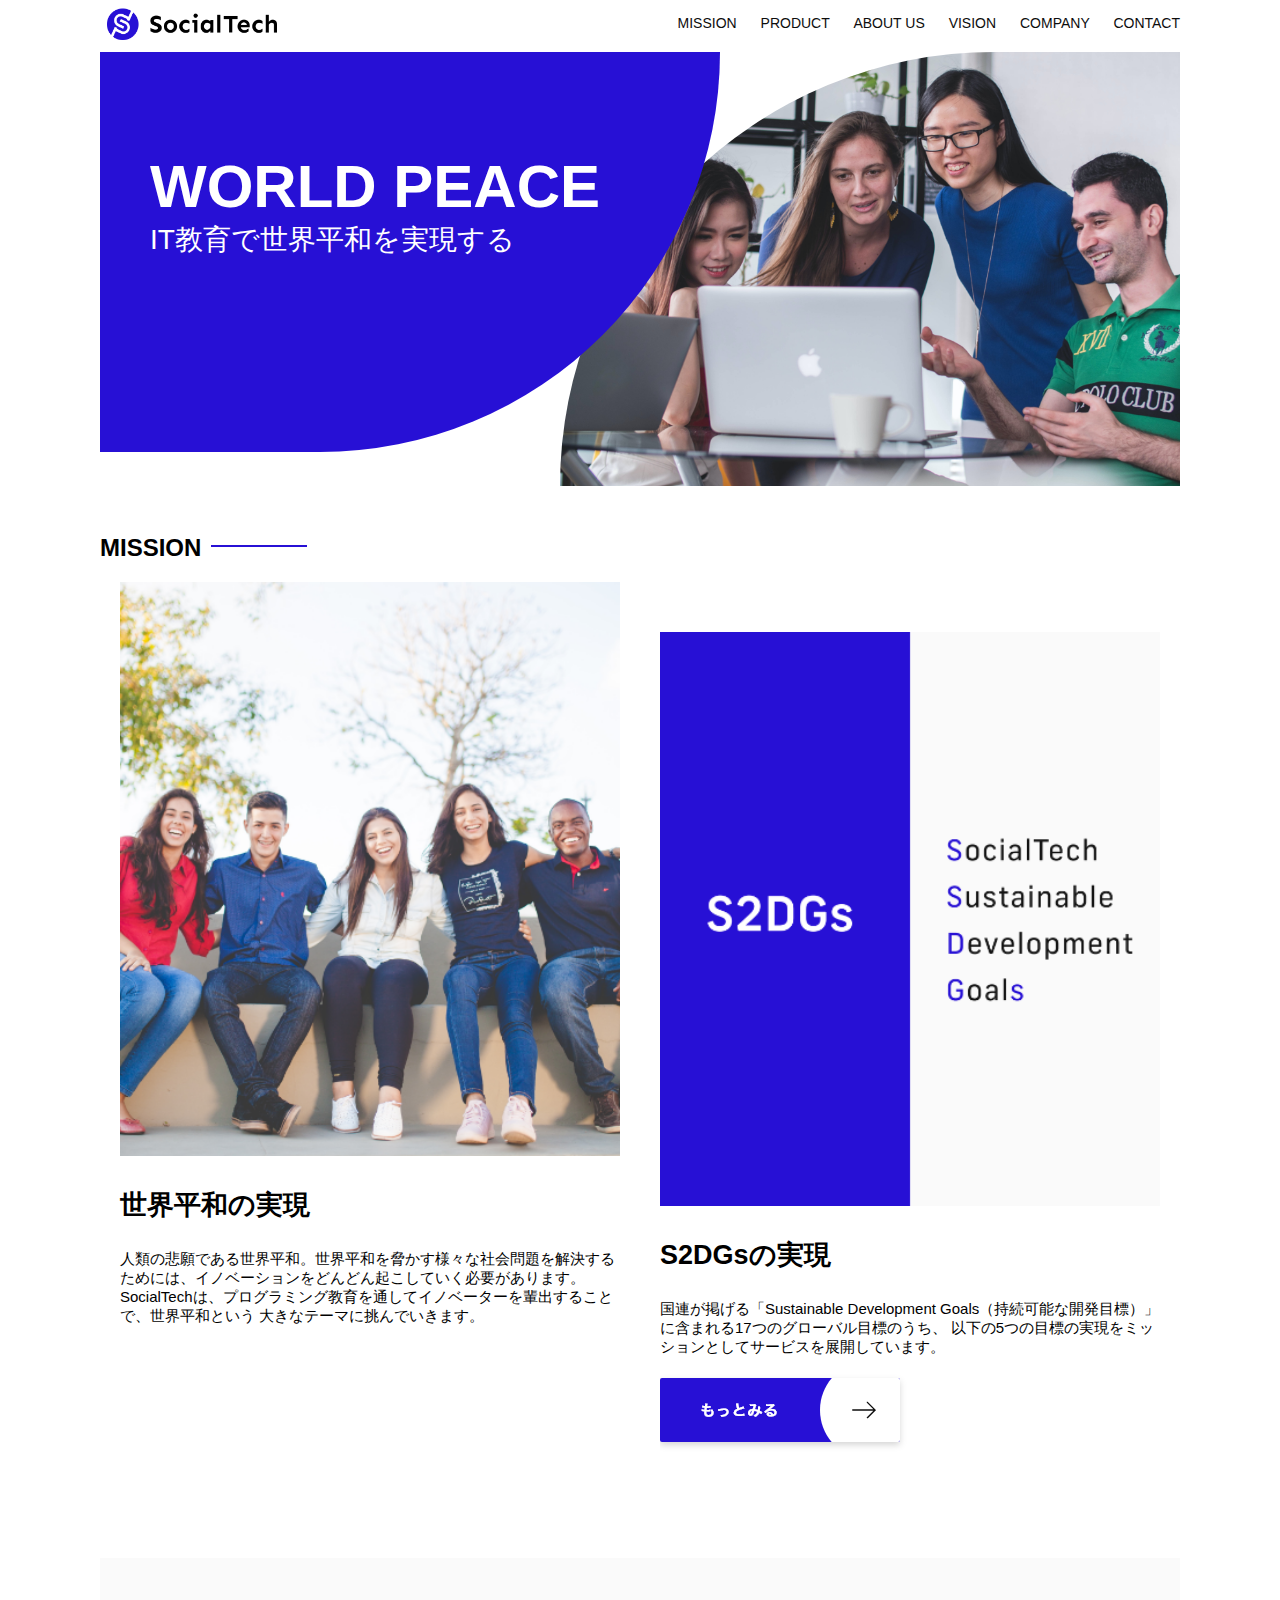
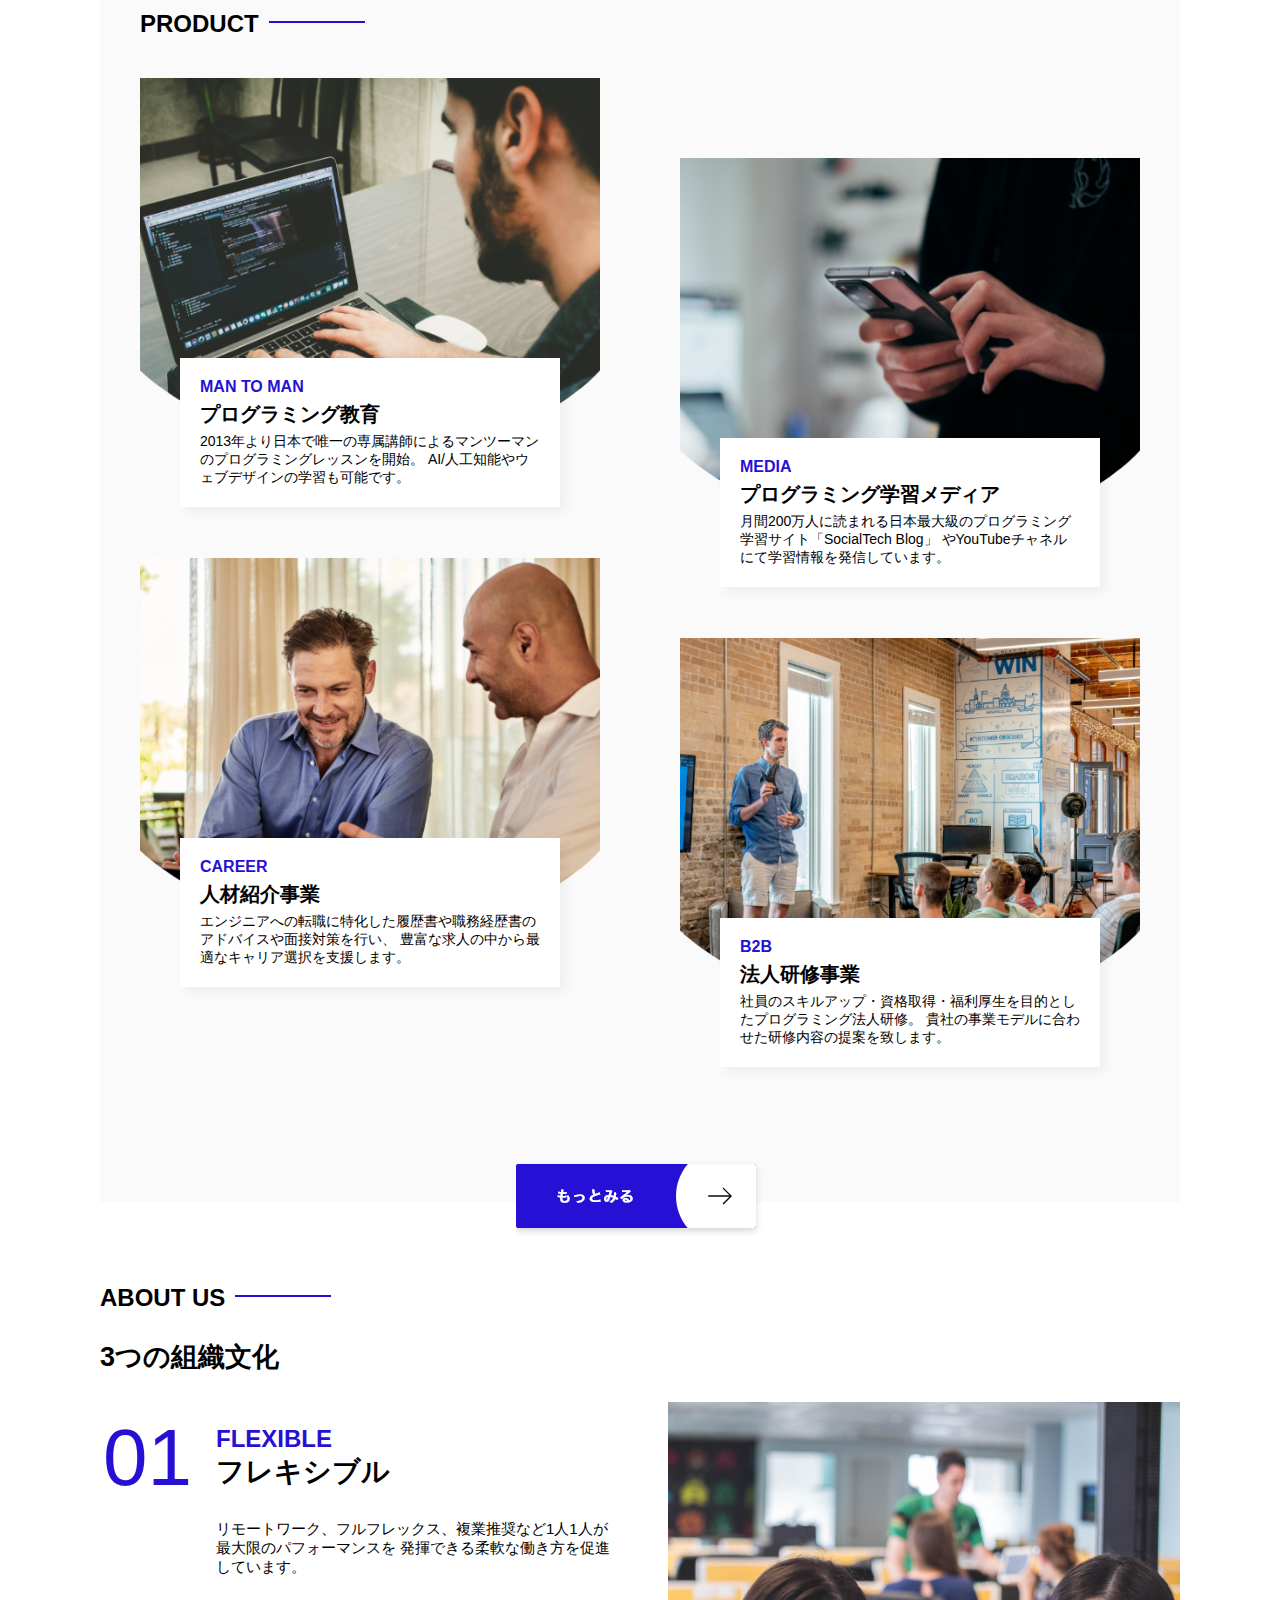
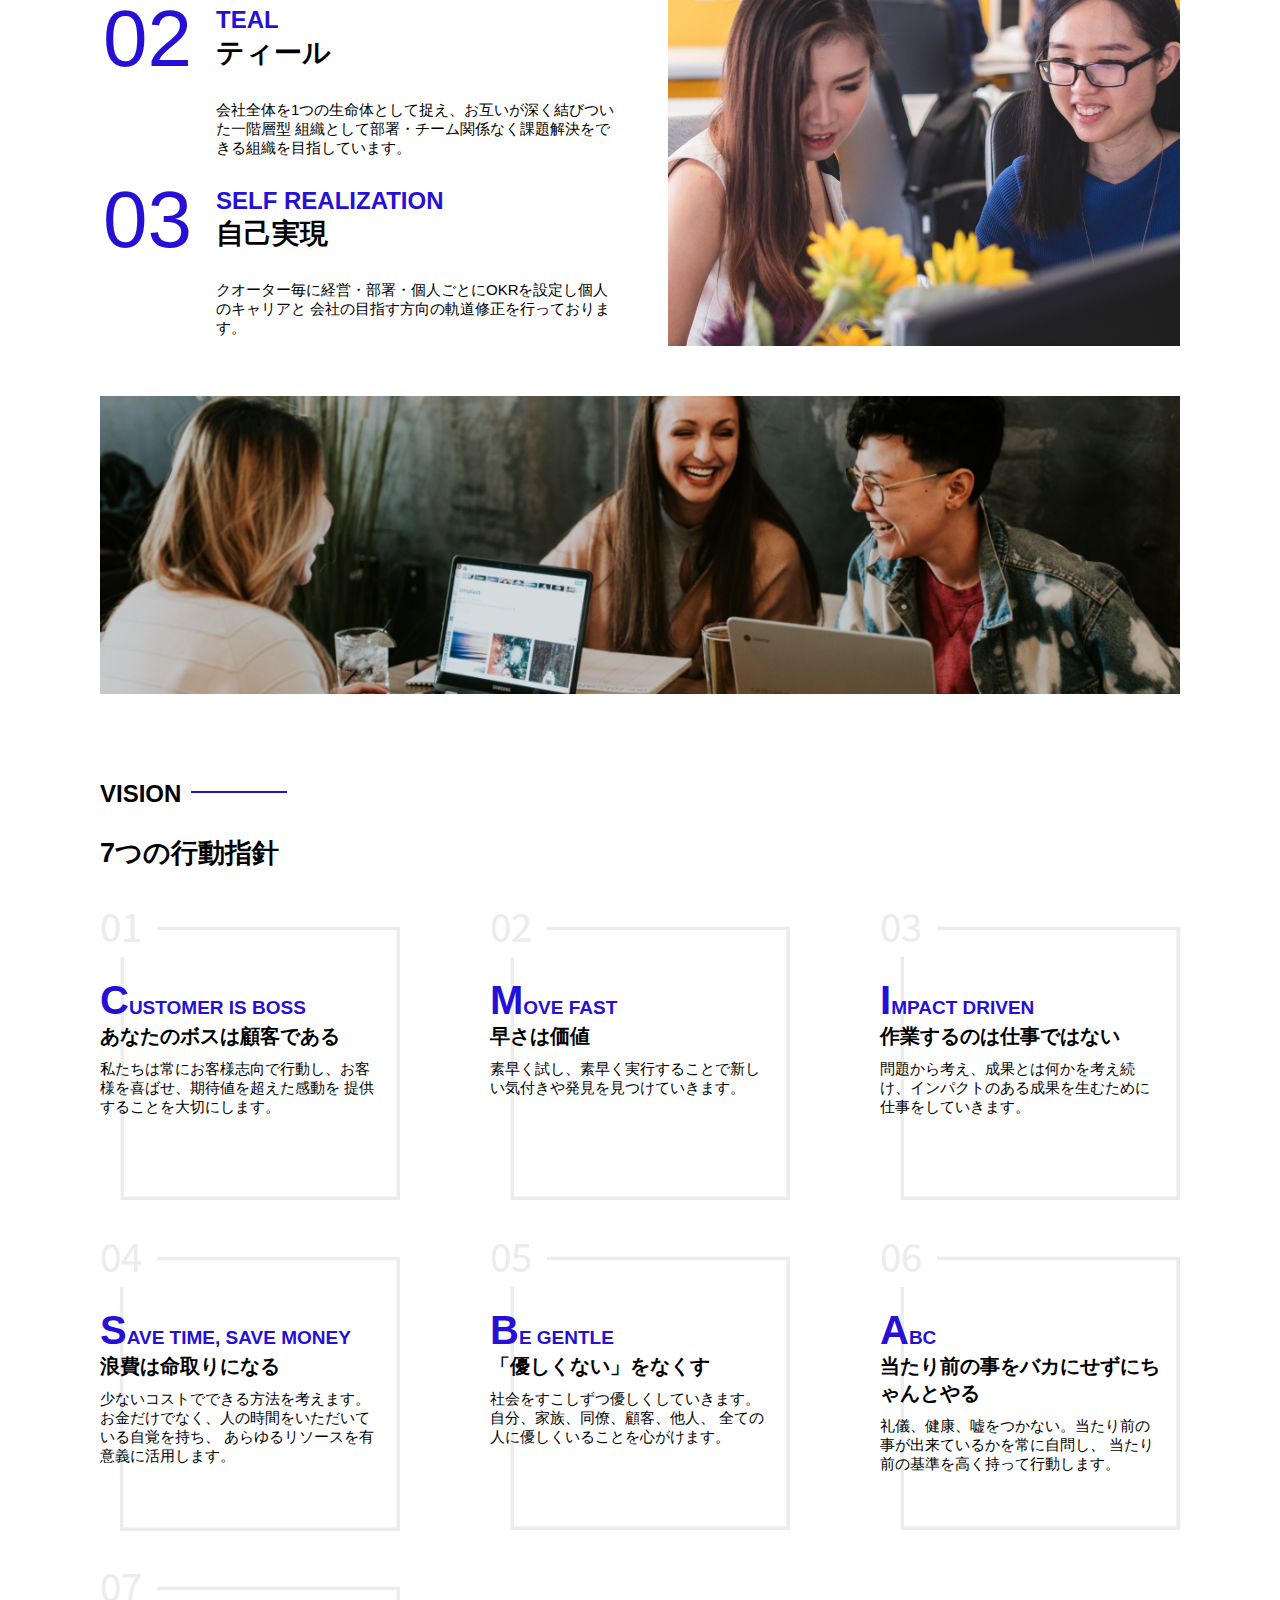
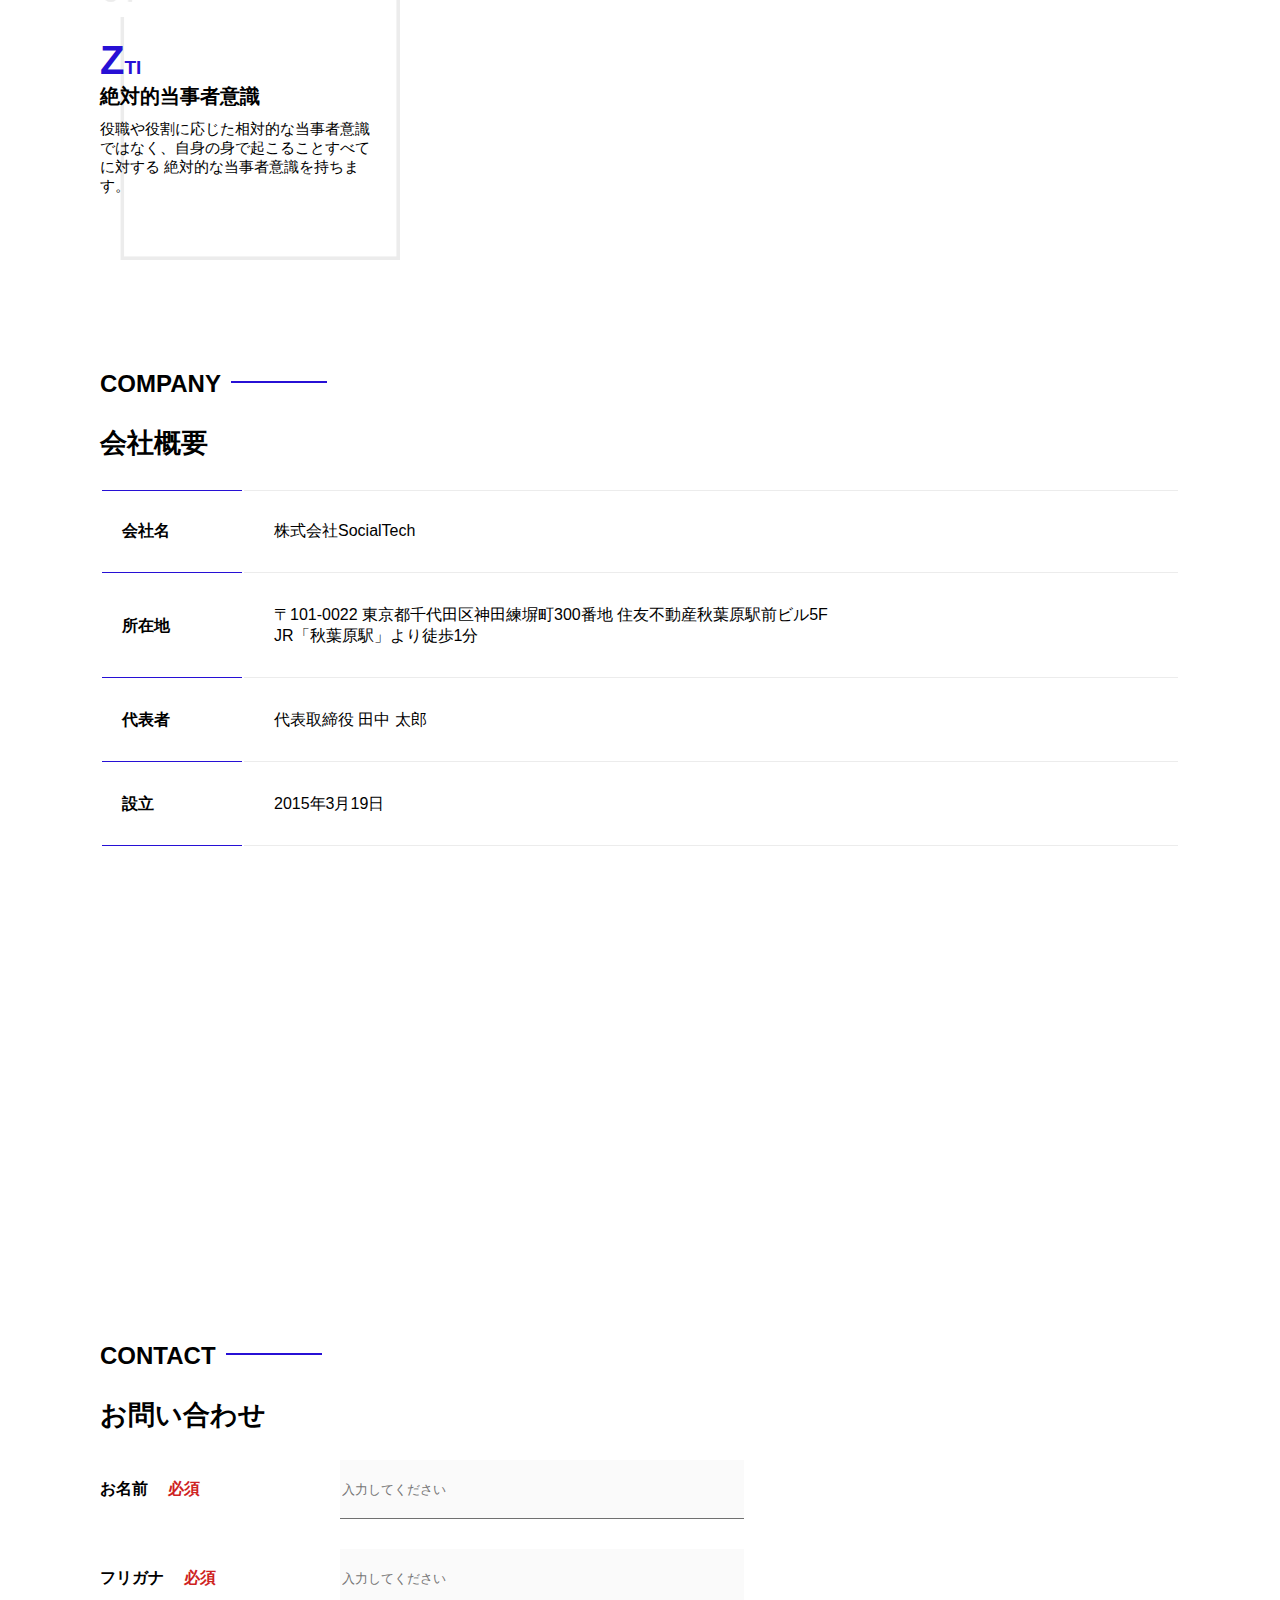
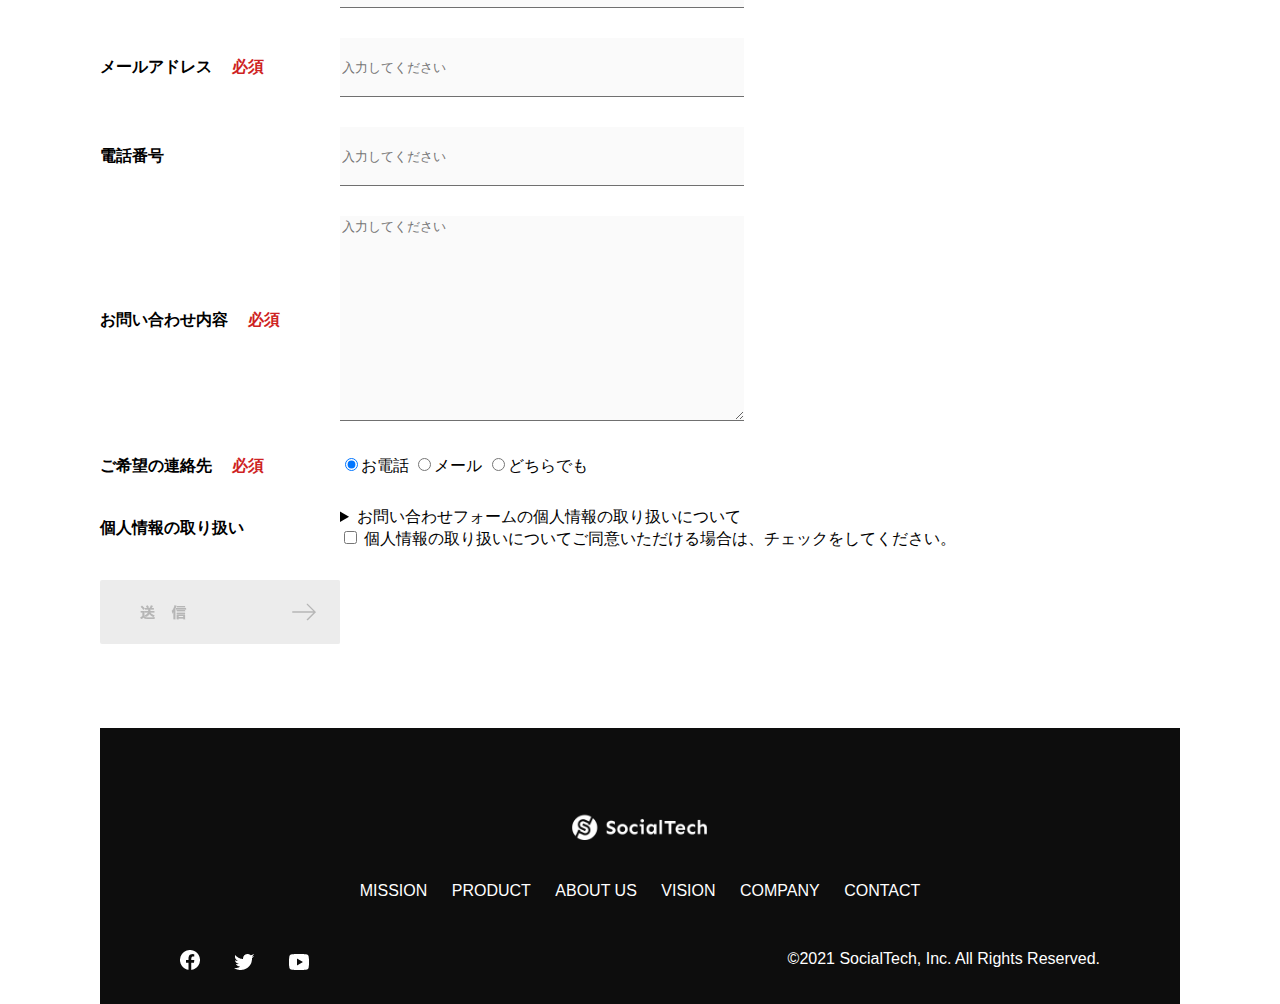
<file: index.html>
<!DOCTYPE html>
<html>
  <head>
    <title>SocialTech</title>
    <meta charset="utf-8">
    <meta name="description" content="SocialTechはEdTech業界のリーディングカンパニーを目指します。">
    <meta name="viewport" content="width=device-width, initial-scale=1.0">
    <link rel="stylesheet" href="style.css">
  </head>
  <body>
    <!--ヘッダー-->
    <header>
      <a href="index.html" id="logo"><img src="images\logo.png" alt="トップページに戻る"></a>

      <!--PC用ナビゲーション-->
      <nav id="nav-pc">
        <a href="mission.html">MISSION</a>
        <a href="product.html">PRODUCT</a>
        <a href="index.html#aboutus">ABOUT US</a>
        <a href="index.html#vision">VISION</a>
        <a href="index.html#company">COMPANY</a>
        <a href="index.html#contact">CONTACT</a>
      </nav>
      <!--スマホ用メニューボタン-->
      <img id="menu-sp" src="images/button-menu.png" alt="ナビゲーションを開く" onclick="document.getElementById('nav-sp').style.display = 'block'">

      <!--スマホ用ナビゲーション-->
      <nav id="nav-sp">
        <img id="close" src="images/button-close.png" alt="ナビゲーションを閉じる" onclick="document.getElementById('nav-sp').style.display = 'none'">
        <a id="logo-sp" href="index.html" onclick="document.getElementById('nav-sp').style.display = 'none'"><img
           src="images/logo-sp.png" alt="トップページに戻る"></a>
        <a class="menu" href="mission.html" onclick="document.getElementById('nav-sp').style.display = 'none'">MISSION</a>
        <a class="menu" href="product.html" onclick="document.getElementById('nav-sp').style.display = 'none'">PRODUCT</a>
        <a class="menu" href="index.html#aboutus" onclick="document.getElementById('nav-sp').style.display ='none'">ABOUTUS</a>
        <a class="menu" href="index.html#vision" onclick="document.getElementById('nav-sp').style.display ='none'">VISION</a>
        <a class="menu" href="index.html#company" onclick="document.getElementById('nav-sp').style.display ='none'">COMPANY</a>
        <a class="menu" href="index.html#contact" onclick="document.getElementById('nav-sp').style.display ='none'">CONTACT</a>  
      <div id="sns">
        <a href="https://www.facebook.com/sejuku2013"><img src="images/button-facebook.png" alt="Facebookのリンク"></a>
         <a href="https://twitter.com/samuraijuku"><img src="images/button-twitter.png" alt="Twitterのリンク"></a>
         <a href="https://www.youtube.com/channel/UCCFOQO5aDK0xXam4cUQXT8g"><img src="images/button-youtube.png" alt="YouTubeのリンク"></a> 
      </div> 
      </nav>
    </header>
    <main>
      <article>
        <!--メインビジュアル-->
        <section id="main-visual">
          <div id="main-message">
            <h1>WORLD PEACE</h1>
            <p>IT教育で世界平和を実現する</p>
          </div>
          <img src="images\index\index-main.png" alt="PCの周りに集まる多国籍の仲間たち">
        </section>
        <!--ミッション-->
        <section id="mission">
          <h2 class="index-h2">MISSION</h2>
          <div id="mission-flex">
            <div>
              <img id="mission-photo" src="images\index\index-mission.png" alt="屋外のベンチで写真を撮影する多国籍の仲間たち">
              <h3>世界平和の実現</h3>
              <p>
                人類の悲願である世界平和。世界平和を脅かす様々な社会問題を解決するためには、イノベーションをどんどん起こしていく必要があります。
                SocialTechは、プログラミング教育を通してイノベーターを輩出することで、世界平和という
                大きなテーマに挑んでいきます。
              </p>
           </div>
           <div>
            <img id="s2dgs" src="images\index\s2dgs.png" alt="S2DGs">
            <h3>S2DGsの実現</h3>
            <p>国連が掲げる「Sustainable Development Goals（持続可能な開発目標）」に含まれる17つのグローバル目標のうち、
              以下の5つの目標の実現をミッションとしてサービスを展開しています。</p>
           <a href="mission.html">
            <img src="images\button-more.png" alt="もっとみる"></a>
            </div>
          </div>
        </section>
        <!--プロダクト-->
        <section id="product">
          <h2 class="index-h2">PRODUCT</h2>
          <div>
            <div id="product-left">
              <div>
                <img class="product-photo" src="images/index/index-mantoman.png" alt="PCでコードを書く男性">
                <div class="product-explain">
                <span>MAN TO MAN</span>
                <h3>プログラミング教育</h3>
                <p>2013年より日本で唯一の専属講師によるマンツーマンのプログラミングレッスンを開始。
                  AI/人工知能やウェブデザインの学習も可能です。</p>
                </div>
              </div>
              <div>
                <img class="product-photo" src="images/index/index-career.png" alt="笑顔で話し合う2人の男性">
                <div class="product-explain">
                  <span>CAREER</span>
                  <h3>人材紹介事業</h3>
                  <p>エンジニアへの転職に特化した履歴書や職務経歴書のアドバイスや面接対策を行い、
                     豊富な求人の中から最適なキャリア選択を支援します。</p>
                </div>
              </div>
            </div>
            <div id="product-right">
            <div>
              <img class="product-photo" src="images/index/index-media.png" alt="スマートフォンを操作する人">
              <div class="product-explain">
                <span>MEDIA</span>
                <h3>プログラミング学習メディア</h3>
                <p>月間200万人に読まれる日本最大級のプログラミング学習サイト「SocialTech Blog」
                  やYouTubeチャネルにて学習情報を発信しています。</p>
              </div>
            </div>  
            <div>
              <img class="product-photo" src="images/index/index-b2b.png" alt="講演中の男性とそれを聴く人々">
              <div class="product-explain">
                <span>B2B</span>
                <h3>法人研修事業</h3>
                <p>社員のスキルアップ・資格取得・福利厚生を目的としたプログラミング法人研修。
                  貴社の事業モデルに合わせた研修内容の提案を致します。</p>
              </div>
            </div>
            </div>
          </div>
          <div>
          <a id="product-more" href="product.html">
           <img src="images/button-more.png" alt="もっとみる">  
          </a>
          </div>
        </section> 
        <!--ABOUT US-->
        <section id="aboutus">
          <h2 class="index-h2">ABOUT US</h2>
          <h3>3つの組織文化</h3>
          <div>
            <table class="culture-table">
              <tr>
                <td>
                  <span class="culture-num">01</span>
                </td>
                <td>
                  <span class="culture-en">FLEXIBLE</span>
                  <span class="culture-jp">フレキシブル</span>
                </td>
              </tr>
              <tr>
              <td>
                <!--空のセル-->
              </td>
              <td>
                <p class="culture-description">
                  リモートワーク、フルフレックス、複業推奨など1人1人が最大限のパフォーマンスを
                  発揮できる柔軟な働き方を促進しています。</p>
              </td>
            </tr>
            <tr>
              <td>
                <span class="culture-num">02</span>
              </td>
              <td>
                <span class="culture-en">TEAL</span>
                <span class="culture-jp">ティール</span>
              </td>
            </tr>
            <tr>
              <td>
                <!--空のセル-->
              </td>
              <td>
                <p class="culture-description">
                  会社全体を1つの生命体として捉え、お互いが深く結びついた一階層型
                  組織として部署・チーム関係なく課題解決をできる組織を目指しています。</p>
              </td>
            </tr>
            <tr>
              <td>
                <span class="culture-num">03</span>
              </td>
              <td>
                <span class="culture-en">SELF REALIZATION</span>
                <span class="culture-jp">自己実現</span>
              </td>
            </tr>
            <tr>
              <td>
                <!--空のセル-->
              </td>
              <td>
                <p class="culture-description">
                  クオーター毎に経営・部署・個人ごとにOKRを設定し個人のキャリアと
                  会社の目指す方向の軌道修正を行っております。
                </p>
              </td>
            </tr>
            </table>
            <img class="culture-img" src="images/index/index-aboutus1.png" alt="笑顔で話し合う2人の女性">
          </div>
          <img class="culture-img2" src="images/index/index-aboutus2.png" alt="笑顔で話し合う3人の男女">
        </section>
        <!--VISION-->
        <section id="vision">
          <h2 class="index-h2">VISION</h2>
          <h3>7つの行動指針</h3>
          <div>
            <div class="vision-box">
              <img src="images/index/vision-01.png" alt="01">
              <span>
                <h4>CUSTOMER IS BOSS</h4>
                <h5>あなたのボスは顧客である</h5>
                <p>私たちは常にお客様志向で行動し、お客様を喜ばせ、期待値を超えた感動を
                  提供することを大切にします。</p>
              </span>
            </div>
            <div class="vision-box">
              <img src="images/index/vision-02.png" alt="02">
              <span>
                <h4>MOVE FAST</h4>
                <h5>早さは価値</h5>
                <p>素早く試し、素早く実行することで新しい気付きや発見を見つけていきます。</p>
              </span>
            </div>
            <div class="vision-box">
              <img src="images/index/vision-03.png" alt="03">
              <span>
                <h4>IMPACT DRIVEN</h4>
                <h5>作業するのは仕事ではない</h5>
                <p>問題から考え、成果とは何かを考え続け、インパクトのある成果を生むために仕事をしていきます。</p>
              </span>
            </div>
            <div class="vision-box">
              <img src="images/index/vision-04.png" alt="04">
              <span>
                <h4>SAVE TIME, SAVE MONEY</h4>
                <h5>浪費は命取りになる</h5>
                <p>少ないコストでできる方法を考えます。お金だけでなく、人の時間をいただいている自覚を持ち、
                  あらゆるリソースを有意義に活用します。</p>
              </span>
            </div>
            <div class="vision-box">
              <img src="images/index/vision-05.png" alt="05">
              <span>
                <h4>BE GENTLE</h4>
                <h5>「優しくない」をなくす</h5>
                <p>社会をすこしずつ優しくしていきます。自分、家族、同僚、顧客、他人、
                  全ての人に優しくいることを心がけます。</p>
              </span>
            </div>
            <div class="vision-box">
              <img src="images/index/vision-06.png" alt="06">
              <span>
                <h4>ABC</h4>
                <h5>当たり前の事をバカにせずにちゃんとやる</h5>
                <p>礼儀、健康、嘘をつかない。当たり前の事が出来ているかを常に自問し、
                  当たり前の基準を高く持って行動します。</p>
              </span>
            </div>
            <div class="vision-box">
              <img src="images/index/vision-07.png" alt="07">
              <span>
                <h4>ZTI</h4>
                <h5>絶対的当事者意識</h5>
                <p>役職や役割に応じた相対的な当事者意識ではなく、自身の身で起こることすべてに対する
                  絶対的な当事者意識を持ちます。</p>
              </span>
            </div>
          </div>
        </section>
        <!--COMPANY-->
        <section id="company">
          <h2 class="index-h2">COMPANY</h2>
          <h3>会社概要</h3>
          <table id="company-table">
            <tr>
              <th class="tableheader-first">会社名</th>
              <td class="cell-first">株式会社SocialTech</td>
            </tr>
            <tr>
              <th class="tableheader">所在地</th>
              <td class="cell">〒101-0022 東京都千代田区神田練塀町300番地 住友不動産秋葉原駅前ビル5F
                <br>JR「秋葉原駅」より徒歩1分</td>
            </tr>
            <tr>
              <th class="tableheader">代表者</th>
              <td class="cell">代表取締役 田中 太郎</td>
            </tr>
            <tr>
              <th class="tableheader">設立</th>
              <td class="cell">2015年3月19日</td>
            </tr>
          </table>

          <iframe src="https://www.google.com/maps/embed?pb=!1m18!1m12!1m3!1d6480.137710258082!2d139.77208304026712!3d35.699923172695414!2m3!1f0!2f0!3f0!3m2!1i1024!2i768!4f13.1!3m3!1m2!1s0x60188fee13660e23%3A0x77137876edf742ac!2z5L2P5Y-L5LiN5YuV55Sj56eL6JGJ5Y6f6aeF5YmN44OT44Or!5e0!3m2!1sja!2sjp!4v1714459208256!5m2!1sja!2sjp" 
          style="border:0;" allowfullscreen="" loading="lazy"></iframe>
        </section>
        <!--お問い合わせフォーム-->
        <section id="contact">
          <h2 class="index-h2">CONTACT</h2>
          <h3>お問い合わせ</h3>
          <!--STATIC FORMSのフォームタグ-->
          <form action="https://api.staticforms.xyz/submit" method="post">
            <input type="text" name="honeypot" style="display: none;">
            <!--STATIC FORMSのアクセスキー-->
            <input type="hidden" name="accessKey" value="91855b07-a81a-43d5-858b-0c395bd63391">
            <!--メールのタイトル-->
            <input type="hidden" name="subject" value="お問い合わせフォーム" />
            <!--送信先のメールアドレスをvalueに設定する-->
            <input type="hidden" name="replyTo" value="moomar7592@gmail.com">
            <!--redirectToのURLは公開後のURLへリンクする-->
            <input type="hidden" name="redirectTo" value="">
            <div>
              <div class="contact-heading">
                <label class="contact-label">お名前<span class="contact-span">必須</span></label>
              </div>
              <div>
                <input type="text" name="name" placeholder="入力してください" class="contact-textbox">
              </div>
            </div>
            <div>
              <div class="contact-heading">
                <label class="contact-label">フリガナ<span class="contact-span">必須</span></label>
              </div>
              <div>
                <input type="text" name="hurigana" placeholder="入力してください" class="contact-textbox">
              </div>
            </div>
            <div>
              <div class="contact-heading">
                <label class="contact-label">メールアドレス<span class="contact-span">必須</span></label>
              </div>
              <div>
                <input type="text" name="email" placeholder="入力してください" class="contact-textbox">
              </div>
            </div>
            <div>
              <div class="contact-heading">
                <label class="contact-label">電話番号</label>
              </div>
              <div>
                <input type="text" name="tel" placeholder="入力してください" class="contact-textbox">
              </div>
            </div>
            <div>
              <div class="contact-heading">
                <label class="contact-label">お問い合わせ内容<span class="contact-span">必須</span></label>
              </div>
              <div>
                <textarea class="contact-textarea" placeholder="入力してください" name="message"></textarea>
              </div>
            </div>
            <div>
              <div class="contact-heading">
                <label class="contact-label">ご希望の連絡先<span class="contact-span">必須</span></label>
              </div>
              <div>
                <input class="radiobutton" type="radio" value="tel" name="contact" checked><label>お電話</label>
                <input class="radiobutton" type="radio" value="mail" name="contact"><label>メール</label>
                <input class="radiobutton" type="radio" value="both" name="contact"><label>どちらでも</label>
              </div>
            </div>
            <div>
              <div class="contact-heading">
                <label class="contact-label">個人情報の取り扱い</label>
              </div>
              <div>
                <details>
                  <summary>お問い合わせフォームの個人情報の取り扱いについて</summary>
                  <div>
                    <span>１．組織の名称又は氏名</span><br>
                    株式会社SocialTech<br><br>
                    <span>２．個人情報保護管理者（若しくはその代理人）の氏名又は職名、所属及び連絡先
                      鈴木 一郎 コーポレート部</span><br>
                      メールアドレス：samurai@example.com<br>
                      TEL： 03-1234-5678<br>
                      <span>３．個人情報の利用目的</span><br>
                      ・本サービス及び本サービスに関連する情報の提供又はそれらに関する連絡のため<br>
                      ・ユーザーの本人確認のため<br>
                      ・当社サービスのご案内のため<br>
                      ・当社の商品等の広告または宣伝（電子メールによるものを含むものとします。）<br><br>
                      <span>４．個人情報の取り扱い業務の委託</span><br>
                      個人情報の取扱業務の全部または一部を外部に業務委託する場合があります。<br>
                      その際、弊社は、個人情報を適切に保護できる管理体制を敷き実行していることを条件として<br>
                      委託先を厳選したうえで、機密保持契約を委託先と締結し、お客様の個人情報を厳密に管理させます。<br><br>
                      <span>５．個人情報の開示等の請求</span><br>
                      お客様は、弊社に対してご自身の個人情報の開示等（利用目的の通知、開示、内容の訂正・追加・削除、利用の停止または消去、
                      第三者への提供の停止）に関して、当社問合わせ窓口に申し出ることができます。<br>
                      その際、弊社はお客様ご本人を確認させていただいたうえで、合理的な期間内に対応いたします。<br><br>
                      なお、個人情報に関する弊社問合わせ先は、次の通りです。<br><br>
                      株式会社SocialTech 個人情報問合せ窓口<br>
                      〒101-0022 東京都千代田区神田練塀町300番地 住友不動産秋葉原駅前ビル5F<br>
                      メールアドレス：samurai@example.com TEL： 03-1234-5678<br><br>
                      <span>６.個人情報を提供されることの任意性について</span><br><br>
                      お客様がご自身の個人情報を弊社に提供されるか否かは、お客様のご判断によりますが、もしご提供されない場合には、
                      適切なサービスが提供できない場合がありますので予めご了承ください。
                  </div>
                </details>
                <input type="checkbox" name="agree">
                <span>個人情報の取り扱いについてご同意いただける場合は、チェックをしてください。</span>
              </div>
            </div>
            <input type="image" src="images/button-submit.png" alt="送信する">
          </form>
        </section>
      </article>
      <footer>
        <div id="footer-logo">
          <img src="images/logo-sp.png" alt="SocialTech">
        </div>
        <div id="footer-link">
          <a href="mission.html">MISSION</a>
          <a href="product.html">PRODUCT</a>
          <a href="index.html#aboutus">ABOUT US</a>
          <a href="index.html#vision">VISION</a>
          <a href="index.html#company">COMPANY</a>
          <a href="index.html#contact">CONTACT</a>
        </div>
        <div id="sns-footer">
          <a href="https://www.facebook.com/sejuku2013"><img src="images/button-facebook.png" alt="Facebookのリンク"></a>
          <a href="https://twitter.com/samuraijuku"><img src="images/button-twitter.png" alt="Twitterのリンク"></a>
          <a href="https://www.youtube.com/channel/UCCFOQO5aDK0xXam4cUQXT8g"><img src="images/button-youtube.png" alt="YouTubeのリンク"></a>
          <span id="copyright">&copy;2021 SocialTech, Inc. All Rights Reserved.</span>
        </div>
      </footer>
    </main>
  </body>
</html>
</file>
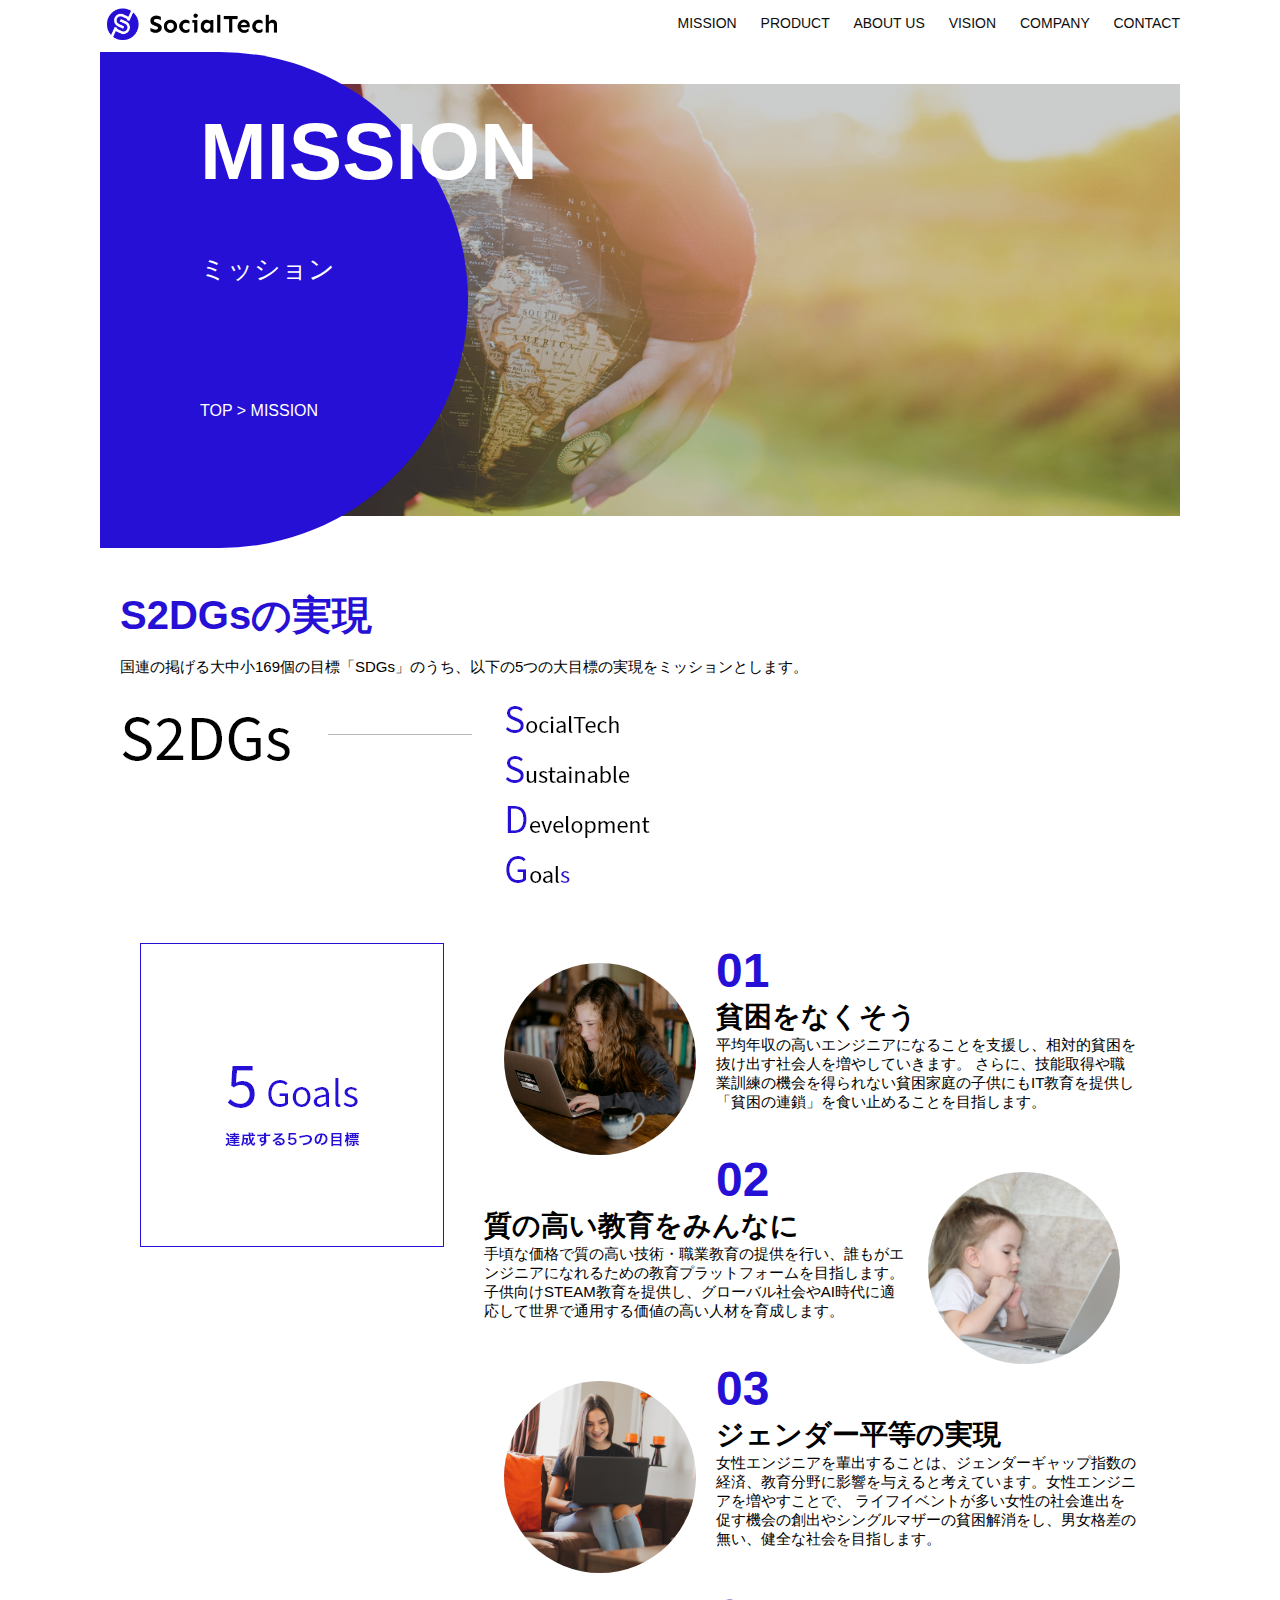
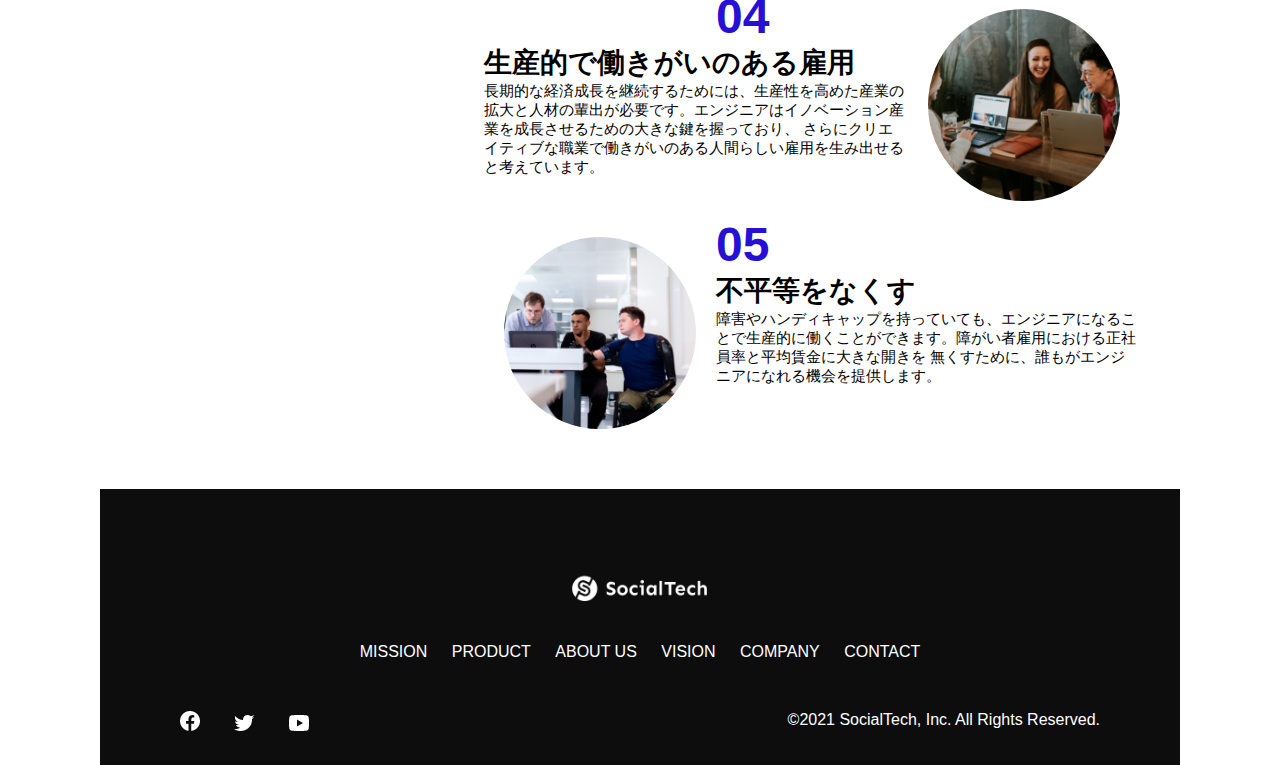
<file: mission.html>
<!DOCTYPE html>
<html>
  <head>
    <title>SocialTech - MISSION ミッション -</title>
    <meta charset="utf-8">
    <meta name="description" content="SocialTechが目指す5つの目標（S2DGs）を紹介します">
    <meta name="viewport" content="width=device-width, initial-scale=1.0">
    <link rel="stylesheet" href="style.css">
  </head>
  <body>
    <!--ヘッダー-->
    <header>
      <a href="index.html" id="logo"><img src="images\logo.png" alt="トップページに戻る"></a>

      <!--PC用ナビゲーション-->
      <nav id="nav-pc">
        <a href="mission.html">MISSION</a>
        <a href="product.html">PRODUCT</a>
        <a href="index.html#aboutus">ABOUT US</a>
        <a href="index.html#vision">VISION</a>
        <a href="index.html#company">COMPANY</a>
        <a href="index.html#contact">CONTACT</a>
      </nav>
      <!--スマホ用メニューボタン-->
      <img id="menu-sp" src="images/button-menu.png" alt="ナビゲーションを開く" onclick="document.getElementById('nav-sp').style.display = 'block'">

      <!--スマホ用ナビゲーション-->
      <nav id="nav-sp">
        <img id="close" src="images/button-close.png" alt="ナビゲーションを閉じる" onclick="document.getElementById('nav-sp').style.display = 'none'">
        <a id="logo-sp" href="index.html" onclick="document.getElementById('nav-sp').style.display = 'none'"><img
           src="images/logo-sp.png" alt="トップページに戻る"></a>
        <a class="menu" href="mission.html" onclick="document.getElementById('nav-sp').style.display = 'none'">MISSION</a>
        <a class="menu" href="product.html" onclick="document.getElementById('nav-sp').style.display = 'none'">PRODUCT</a>
        <a class="menu" href="index.html#aboutus" onclick="document.getElementById('nav-sp').style.display ='none'">ABOUTUS</a>
        <a class="menu" href="index.html#vision" onclick="document.getElementById('nav-sp').style.display ='none'">VISION</a>
        <a class="menu" href="index.html#company" onclick="document.getElementById('nav-sp').style.display ='none'">COMPANY</a>
        <a class="menu" href="index.html#contact" onclick="document.getElementById('nav-sp').style.display ='none'">CONTACT</a>  
      <div id="sns">
        <a href="https://www.facebook.com/sejuku2013"><img src="images/button-facebook.png" alt="Facebookのリンク"></a>
         <a href="https://twitter.com/samuraijuku"><img src="images/button-twitter.png" alt="Twitterのリンク"></a>
         <a href="https://www.youtube.com/channel/UCCFOQO5aDK0xXam4cUQXT8g"><img src="images/button-youtube.png" alt="YouTubeのリンク"></a> 
      </div> 
      </nav>
    </header>
    <main>
      <article>
        <section id="mission-main">
          <div id="mission-title">
            <h1>MISSION</h1>
            <span>ミッション</span>
            <div>TOP &gt; MISSION</div>
          </div>
        </section>
        <section id="mission-s2dgs">
          <h2 class="mission-h2">S2DGsの実現</h2>
          <p>国連の掲げる大中小169個の目標「SDGs」のうち、以下の5つの大目標の実現をミッションとします。</p>
          <img src="images/mission/mission-s2dgs.png" alt="S2DGs">
        </section>
        <section id="mission-5goals">
          <div>
            <img id="s2dgs-image" src="images/mission/mission-5goals.png" alt="5Goals">
          </div>
          <!--01-->
          <div>
          <div>
            <img class="fivegoals-image-left" src="images/mission/mission-5goals01.png" alt="PCを操作する女の子">
            <span class="fivegoals-number">01</span>
            <h3 class="fivegoals-h3">貧困をなくそう</h3>
            <p class="fivegoals-p">
              平均年収の高いエンジニアになることを支援し、相対的貧困を抜け出す社会人を増やしていきます。
              さらに、技能取得や職業訓練の機会を得られない貧困家庭の子供にもIT教育を提供し「貧困の連鎖」を食い止めることを目指します。 
            </p>
          </div>
          <!--02-->
          <div>
            <img class="fivegoals-image-right" src="images/mission/mission-5goals02.png" alt="PCを見つめる小さい女の子">
            <span class="fivegoals-number">02</span>
            <h3 class="fivegoals-h3">質の高い教育をみんなに</h3>
            <p class="fivegoals-p">
              手頃な価格で質の高い技術・職業教育の提供を行い、誰もがエンジニアになれるための教育プラットフォームを目指します。
              子供向けSTEAM教育を提供し、グローバル社会やAI時代に適応して世界で通用する価値の高い人材を育成します。 
            </p>
          </div>
          <!--03-->
          <div>
            <img class="fivegoals-image-left" src="images/mission/mission-5goals03.png" alt="PCを操作する女性">
            <span class="fivegoals-number">03</span>
            <h3 class="fivegoals-h3">ジェンダー平等の実現</h3>
            <p class="fivegoals-p">
              女性エンジニアを輩出することは、ジェンダーギャップ指数の経済、教育分野に影響を与えると考えています。女性エンジニアを増やすことで、
              ライフイベントが多い女性の社会進出を促す機会の創出やシングルマザーの貧困解消をし、男女格差の無い、健全な社会を目指します。
            </p>
          </div>
          <!--04-->
          <div>
            <img class="fivegoals-image-right" src="images/mission/mission-5goals04.png" alt="笑顔で話し合う3人の男女">
            <span class="fivegoals-number">04</span>
            <h3 class="fivegoals-h3">生産的で働きがいのある雇用</h3>
            <p class="fivegoals-p">
              長期的な経済成長を継続するためには、生産性を高めた産業の拡大と人材の輩出が必要です。エンジニアはイノベーション産業を成長させるための大きな鍵を握っており、
              さらにクリエイティブな職業で働きがいのある人間らしい雇用を生み出せると考えています。
            </p>
          </div>
          <!--05-->
          <div>
            <img class="fivegoals-image-left" src="images/mission/mission-5goals05.png" alt="障害を持つ男性が生き生きと働く様子">
            <span class="fivegoals-number">05</span>
            <h3 class="fivegoals-h3">不平等をなくす</h3>
            <p class="fivegoals-p">
              障害やハンディキャップを持っていても、エンジニアになることで生産的に働くことができます。障がい者雇用における正社員率と平均賃金に大きな開きを
              無くすために、誰もがエンジニアになれる機会を提供します。
            </p>
          </div>
        </div>
        </section>
      </article>
      <footer>
        <div id="footer-logo">
          <img src="images/logo-sp.png" alt="SocialTech">
        </div>
        <div id="footer-link">
          <a href="mission.html">MISSION</a>
          <a href="product.html">PRODUCT</a>
          <a href="index.html#aboutus">ABOUT US</a>
          <a href="index.html#vision">VISION</a>
          <a href="index.html#company">COMPANY</a>
          <a href="index.html#contact">CONTACT</a>
        </div>
        <div id="sns-footer">
          <a href="https://www.facebook.com/sejuku2013"><img src="images/button-facebook.png" alt="Facebookのリンク"></a>
          <a href="https://twitter.com/samuraijuku"><img src="images/button-twitter.png" alt="Twitterのリンク"></a>
          <a href="https://www.youtube.com/channel/UCCFOQO5aDK0xXam4cUQXT8g"><img src="images/button-youtube.png" alt="YouTubeのリンク"></a>
          <span id="copyright">&copy;2021 SocialTech, Inc. All Rights Reserved.</span>
        </div>
      </footer>
    </main>
  </body>
</html>
</file>
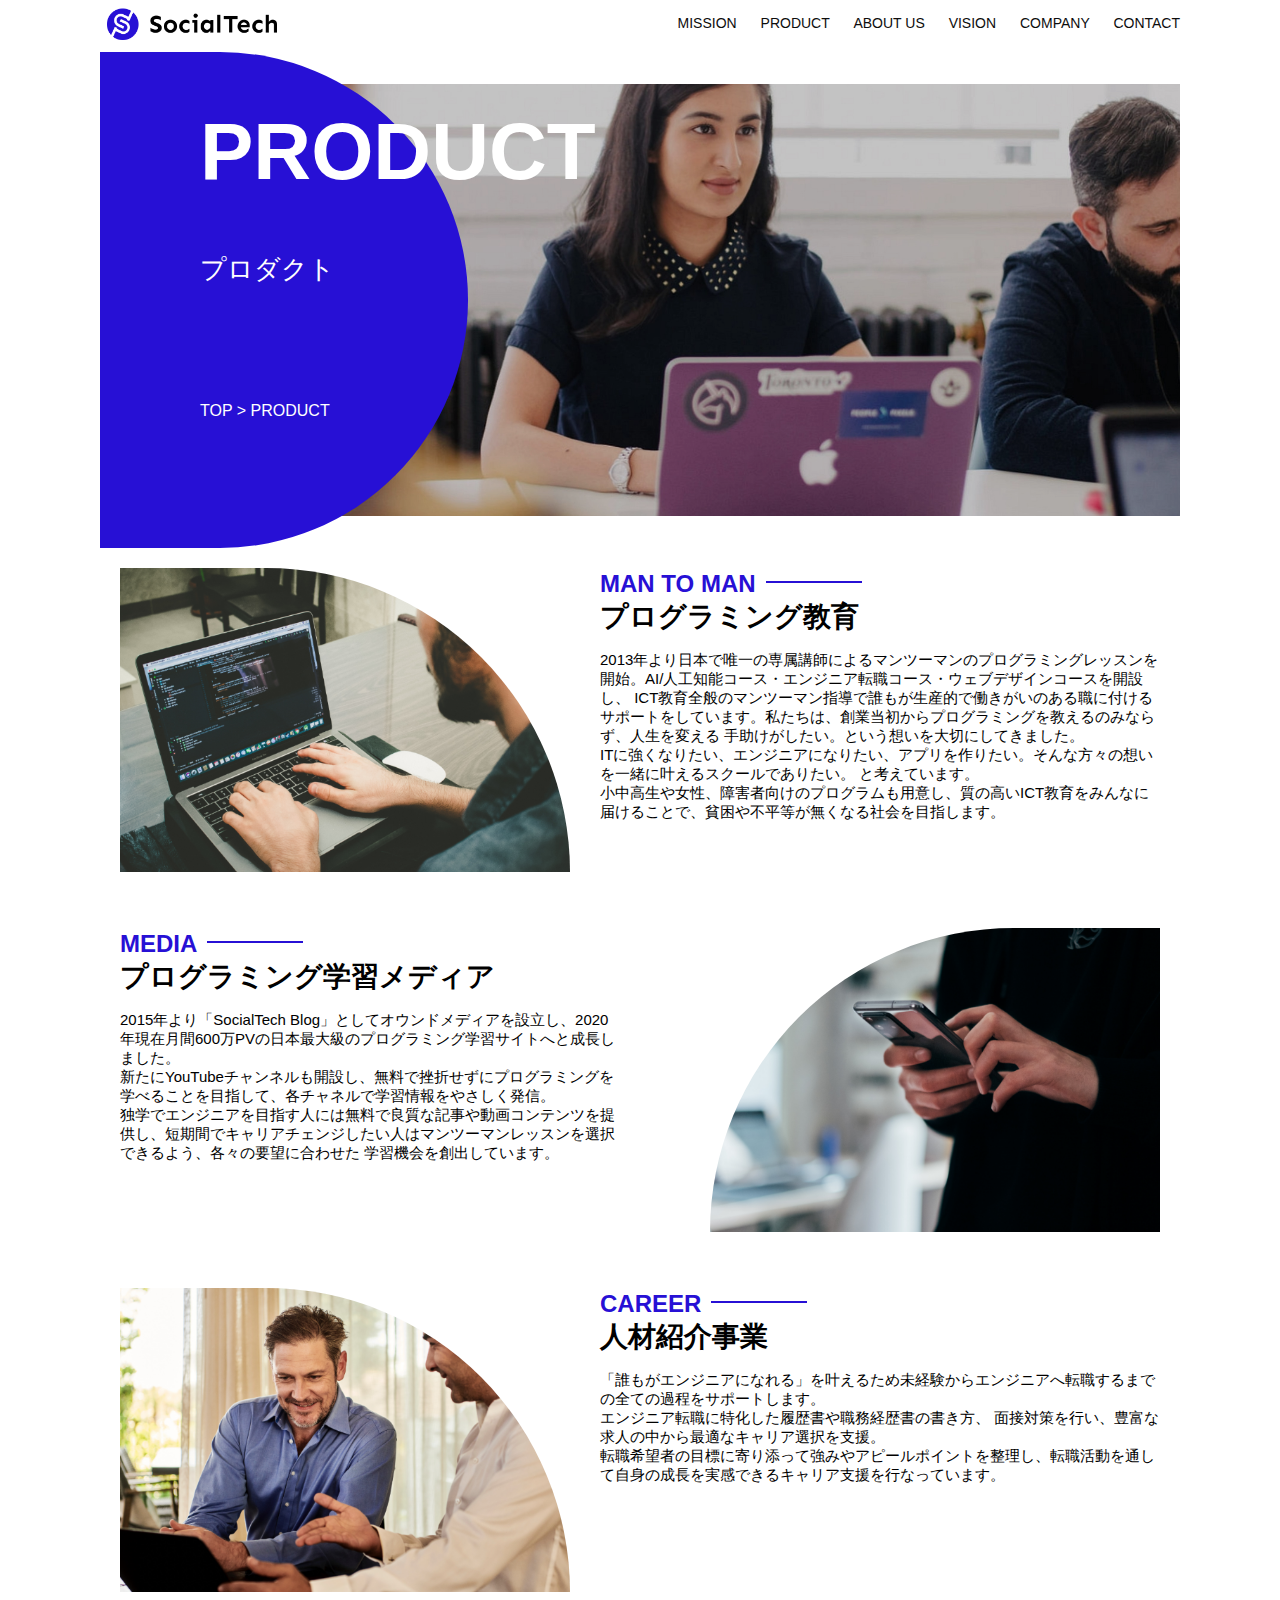
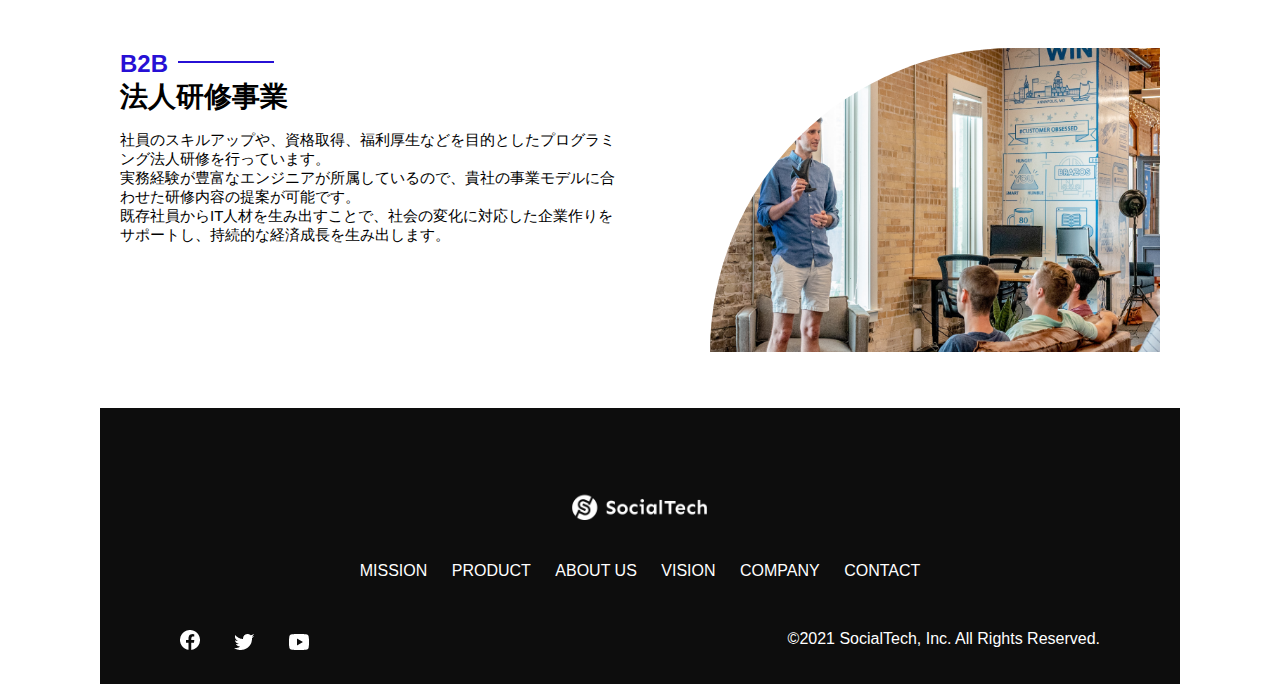
<file: product.html>
<!DOCTYPE html>
<html>
  <head>
    <title>SocialTech -PRODUCT プロダクト-</title>
    <meta charset="utf-8">
    <meta name="description" content="SocialTechの4つのプロダクトを紹介します">
    <meta name="viewport" content="width=device-width, initial-scale=1.0">
    <link rel="stylesheet" href="style.css">
  </head>

  <body>
    <!--ヘッダー-->
    <header>
      <!--　ロゴ　-->
      <a href="index.html" id="logo"><img src="images\logo.png" alt="トップページに戻る"></a>

      <!--PC用ナビゲーション-->
      <nav id="nav-pc">
        <a href="mission.html">MISSION</a>
        <a href="product.html">PRODUCT</a>
        <a href="index.html#aboutus">ABOUT US</a>
        <a href="index.html#vision">VISION</a>
        <a href="index.html#company">COMPANY</a>
        <a href="index.html#contact">CONTACT</a>
      </nav>

      <!--スマホ用メニューボタン-->
      <img id="menu-sp" src="images/button-menu.png" alt="ナビゲーションを開く" onclick="document.getElementById('nav-sp').style.display = 'block'">

      <!--スマホ用ナビゲーション-->
      <nav id="nav-sp">
        <img id="close" src="images/button-close.png" alt="ナビゲーションを閉じる" onclick="document.getElementById('nav-sp').style.display = 'none'">
        <a id="logo-sp" href="index.html" onclick="document.getElementById('nav-sp').style.display = 'none'"><img
           src="images/logo-sp.png" alt="トップページに戻る"></a>
        <a class="menu" href="mission.html" onclick="document.getElementById('nav-sp').style.display = 'none'">MISSION</a>
        <a class="menu" href="product.html" onclick="document.getElementById('nav-sp').style.display = 'none'">PRODUCT</a>
        <a class="menu" href="index.html#aboutus" onclick="document.getElementById('nav-sp').style.display ='none'">ABOUTUS</a>
        <a class="menu" href="index.html#vision" onclick="document.getElementById('nav-sp').style.display ='none'">VISION</a>
        <a class="menu" href="index.html#company" onclick="document.getElementById('nav-sp').style.display ='none'">COMPANY</a>
        <a class="menu" href="index.html#contact" onclick="document.getElementById('nav-sp').style.display ='none'">CONTACT</a>  
      <div id="sns">
        <a href="https://www.facebook.com/sejuku2013"><img src="images/button-facebook.png" alt="Facebookのリンク"></a>
         <a href="https://twitter.com/samuraijuku"><img src="images/button-twitter.png" alt="Twitterのリンク"></a>
         <a href="https://www.youtube.com/channel/UCCFOQO5aDK0xXam4cUQXT8g"><img src="images/button-youtube.png" alt="YouTubeのリンク"></a> 
      </div> 
      </nav>
    </header>
    <main>
      <article>
        <section id="product-main">
          <div id="product-title">
            <h1>PRODUCT</h1>
            <span>プロダクト</span>
            <div>TOP &gt; PRODUCT</div>
          </div>
        </section>
        <section class="product-section1">
          <img src="images/product/product-mantoman.png" alt="PCでコードを書く男性">
          <div>
            <h2 class="product-h2">MAN TO MAN</h2>
            <h3 class="product-h3">プログラミング教育</h3>
            <p>
              2013年より日本で唯一の専属講師によるマンツーマンのプログラミングレッスンを開始。AI/人工知能コース・エンジニア転職コース・ウェブデザインコースを開設し、
              ICT教育全般のマンツーマン指導で誰もが生産的で働きがいのある職に付けるサポートをしています。私たちは、創業当初からプログラミングを教えるのみならず、人生を変える
              手助けがしたい。という想いを大切にしてきました。<br>ITに強くなりたい、エンジニアになりたい、アプリを作りたい。そんな方々の想いを一緒に叶えるスクールでありたい。
              と考えています。<br>小中高生や女性、障害者向けのプログラムも用意し、質の高いICT教育をみんなに届けることで、貧困や不平等が無くなる社会を目指します。
            </p>
          </div>
        </section>
        <section class="product-section2">
          <div>
            <h2 class="product-h2">MEDIA</h2>
            <h3 class="product-h3">プログラミング学習メディア</h3>
            <p>
              2015年より「SocialTech Blog」としてオウンドメディアを設立し、2020年現在月間600万PVの日本最大級のプログラミング学習サイトへと成長しました。<br>
              新たにYouTubeチャンネルも開設し、無料で挫折せずにプログラミングを学べることを目指して、各チャネルで学習情報をやさしく発信。<br>
              独学でエンジニアを目指す人には無料で良質な記事や動画コンテンツを提供し、短期間でキャリアチェンジしたい人はマンツーマンレッスンを選択できるよう、各々の要望に合わせた
              学習機会を創出しています。
            </p>
          </div>
          <img src="images/product/product-media.png" alt="スマートフォンを操作する人">
        </section>
        <section class="product-section1">
          <img src="images/product/product-career.png" alt="笑顔で話し合う2人の男性">
          <div>
            <h2 class="product-h2">CAREER</h2>
            <h3 class="product-h3">人材紹介事業</h3>
            <p>
            「誰もがエンジニアになれる」を叶えるため未経験からエンジニアへ転職するまでの全ての過程をサポートします。<br>エンジニア転職に特化した履歴書や職務経歴書の書き方、
             面接対策を行い、豊富な求人の中から最適なキャリア選択を支援。<br>転職希望者の目標に寄り添って強みやアピールポイントを整理し、転職活動を通して自身の成長を実感できるキャリア支援を行なっています。<br>
            </p>
          </div>
        </section>
        <section class="product-section2">
          <div>
            <h2 class="product-h2">B2B</h2>
            <h3 class="product-h3">法人研修事業</h3>
            <p>
             社員のスキルアップや、資格取得、福利厚生などを目的としたプログラミング法人研修を行っています。<br>実務経験が豊富なエンジニアが所属しているので、貴社の事業モデルに合わせた研修内容の提案が可能です。<br>
             既存社員からIT人材を生み出すことで、社会の変化に対応した企業作りをサポートし、持続的な経済成長を生み出します。
            </p>
          </div>
          <img src="images/product/product-b2b.png" alt="講演中の男性とそれを聴く人々">
        </section>
      </article>
      <footer>
        <div id="footer-logo">
          <img src="images/logo-sp.png" alt="SocialTech">
        </div>
        <div id="footer-link">
          <a href="mission.html">MISSION</a>
          <a href="product.html">PRODUCT</a>
          <a href="index.html#aboutus">ABOUT US</a>
          <a href="index.html#vision">VISION</a>
          <a href="index.html#company">COMPANY</a>
          <a href="index.html#contact">CONTACT</a>
        </div>
        <div id="sns-footer">
          <a href="https://www.facebook.com/sejuku2013"><img src="images/button-facebook.png" alt="Facebookのリンク"></a>
          <a href="https://twitter.com/samuraijuku"><img src="images/button-twitter.png" alt="Twitterのリンク"></a>
          <a href="https://www.youtube.com/channel/UCCFOQO5aDK0xXam4cUQXT8g"><img src="images/button-youtube.png" alt="YouTubeのリンク"></a>
          <span id="copyright">&copy;2021 SocialTech, Inc. All Rights Reserved.</span>
        </div>
      </footer>
    </main>
  </body>
</html>
</file>
<file: style.css>
/*PC、スマホ共通スタイル*/
body{
  font-family:"Source Sans Pro", "Hiragino Kaku Gothic ProN", Meiryo, Arial, sans-serif;
}

p{
  font-size: 15px;
}

.arrow-right {
  color: #2710d5;
}

#submit {
  margin-top: 50px;
}

/*==============
  PC用のスタイル
================*/
@media screen and (min-width: 768px) {

/* 横幅設定 */
body{
  max-width: 1080px;
  min-width: 900px;
  margin: 0 auto 0 auto;
}

/*　ヘッダー　*/
  header{
    display: flex;
    justify-content: space-between;
  }

/*　ナビゲーションのレイアウト　*/
#nav-pc {
  font-size: 14px;
  padding-top: 15px;
}

/*ナビゲーションのリンクの装飾設定*/
#nav-pc > a {
  text-decoration: none;
  margin-left: 20px;
}
#nav-pc > a:link {
  color: #0d0d0d;
}
#nav-pc > a:visited {
  color: #0d0d0d;
}
#nav-pc > a:hover {
  color: #0d0d0d;
  text-decoration: underline;
}

#nav-pc > a:active {
  color: #0d0d0d;
}
/*スマホ用ナビを非表示*/
#nav-sp, #menu-sp {
  display: none;
}

/*メインビジュアル*/
#main-visual {
  position: relative;
  height: 400px;
}
#main-message {
  position: absolute;
  top: 0;
  left: 0;
  background-color: #2710d5;
  color: #ffffff;
  border-radius: 0 0 476px 0;
  max-width: 620px;
  height: 100%;
  width: 100%;
  z-index: 11;

}
#main-message > h1{
  font-size: 60px;
  font-weight: bold;
  margin:100px 0 0 50px;
}
#main-message >p{
  font-size: 28px;
  margin: 0 0 0 50px;
}
#main-visual >img {
  max-width: 620px;
  border-radius: 476px 0 0 0;
  position: absolute;
  top: 0;
  right: 0;
  z-index: 10;
}
/*見出し*/
h2 {
  margin: 40px 0 0 0;
}
h2::after {
  content: url("images/line.png");
  margin-left: 10px;
}

h3 {
  font-size: 27px;
}
/*ミッション*/
#mission{
  margin: 80px auto 80px auto;
  width: 100%;
}
#mission-flex{
  width: 100%;
  display: flex;
}
#mission-flex > div {
  width: 50%;
  margin: 20px;
}

#mission-photo {
  width: 100%;
}

#s2dgs {
  margin-top: 50px;
  width: 100%;
}

/*プロダクト*/
#product {
  background-color: #fafafa;
  margin: 80px 0 80px 0;
  padding: 10px 40px 0px 40px; 
}

/*外枠*/
#product > div {
  margin-top: 40px;
  display: flex;
}

/*左のカラム*/
#product-left {
  width: 50%;
  margin-right: 20px;
}

/*右のカラム*/
#product-right {
  width: 50%;
  margin-left: 20px;
  margin-top: 80px;
}

/*写真＋説明の枠*/
#product-left > div {
  position: relative;
  height: 480px;
  margin-right: 20px;
}

#product-right > div {
  position: relative;
  height: 480px;
  margin-left: 20px;
}
/*写真*/
.product-photo {
  width: 100%;
}
/*説明文の枠*/
.product-explain {
  background-color: #ffffff;
  position: absolute;
  left: 0;
  top: 280px;
  margin: 0 40px 0 40px;
  padding: 20px;
  box-shadow: 5px 5px 10px rgba(0, 0, 0, 0.05);
}
/*説明文の英語*/
.product-explain > span {
  color: #2710d5;
  font-weight: bold;
  font-size: 16px;
  margin: 0px;
}
/*説明文の見出し*/
.product-explain > h3 {
  font-size: 20px;
  margin: 5px 0 5px 0;
}
/*説明文*/
.product-explain > p {
  font-size: 14px;
  margin: 0;
}
/*もっと見るボタン*/
#product-more {
  margin: 0 auto -42px auto;
}
/*ABOUT US*/
#aboutus{
  margin: 80px auto 80px auto;
}
/*3つの組織文化と写真を入れる枠*/
#aboutus > div {
  display: flex;
}
/*写真*/
.culture-img {
  width: 100%;
  align-self: flex-start;
}
.culture-img2 {
  margin-top: 50px;
  width: 100%;
}
/*3つの組織文化の表*/
.culture-table {
  margin-right: 50px;
}
/*番号*/
.culture-num {
  font-size: 80px;
  color: #2710d5;
  margin: 0 20px 0 0;
}
/*組織文化英語*/
.culture-en {
  color: #2710d5;
  font-weight: bold;
  font-size: 24px;
  display: block;
}
/*組織文化日本語*/
.culture-jp {
  font-size: 28px;
  font-weight: bold;
}
/*説明文*/
.culture-description {
  margin: 0;
}
/*ビジョン*/
#vision {
  margin: 80px auto 80px auto;
}
/*セクション内の外枠*/
#vision > div {
  width: 100%;
  display: flex;
  justify-content: space-between;
  flex-wrap: wrap;
}
/*7つの行動指針の枠*/
.vision-box {
  width: 300px;
  height: 300px;
  margin-bottom: 30px;
  position: relative;
}

.vision-box > img {
  width: 100%;
  height: auto;
  position: absolute;
  top: 0;
  left: 0;
  z-index: 30;
}

.vision-box > span {
  position: absolute;
  top: 0;
  left: 0;
  z-index: 31;
  margin-right: 20px;
}

.vision-box > span > h4 {
  color: #2710d5;
  font-size: 19px;
  margin: 80px 0 0 0;
}

.vision-box > span > h4::first-letter {
  font-size: 40px;
}

.vision-box > span > h5 {
  font-size: 20px;
  margin: 0 0 0 0;
}

.vision-box > span > p {
  margin: 10px 0 0 0;
}

/*会社概要*/
#company {
  margin: 80px auto 80px auto;
}

#company-table {
  width: 100%;
}
.tableheader {
  text-align: left;
  padding: 20px;
  border-bottom-color: #2710d5;
  border-bottom-width: 1px;
  border-bottom-style: solid;
  width: 100px;
}
.tableheader-first {
  text-align: left;
  padding: 20px;
  border-bottom-color: #2710d5;
  border-bottom-width: 1px;
  border-bottom-style: solid;
  border-top-color: #2710d5;
  border-top-width: 1px;
  border-top-style: solid;
  width: 100px;
}
.cell {
  padding: 30px;
  border-bottom-color: #ececec;
  border-bottom-width: 1px;
  border-bottom-style: solid;
}
.cell-first {
  padding: 30px;
  border-bottom-color: #ececec;
  border-bottom-width: 1px;
  border-bottom-style: solid;
  border-top-color: #ececec;
  border-top-width: 1px;
  border-top-style: solid;
}
#company > iframe {
  width: 100%;
  height: 368px;
  margin-top: 40px;
}
/*お問い合わせ*/
#contact {
  margin: 80px auto 80px auto;
}

/*外枠*/
#contact > form > div {
  display: flex;
  flex-direction: row;
  flex-wrap: wrap;
  padding-bottom: 30px;
}

/*左列 見出し*/
.contact-heading {
  width: 240px;
  align-self: center;
}

/*見出しのラベル*/
.contact-label {
  font-weight: bold;
}

/*必須*/
.contact-span {
  color: #ce2222;
  margin: 0 0 0 20px;
  font-weight: bold;
}

/*テキストボックス*/
.contact-textbox {
  border-top: 0px;
  border-left: 0px;
  border-right: 0px;
  border-bottom-width: 1px;
  border-bottom-color: #707070;
  border-style: solid;
  background-color: #fafafa;
  height: 56px;
  width: 400px;
}

/*お問い合わせ内容のテキストエリア*/
.contact-textarea {
  border-top: 0px;
  border-left: 0px;
  border-right: 0px;
  border-bottom-width: 1px;
  border-bottom-color: #707070;
  background-color: #fafafa;
  width: 400px;
  height: 200px;
}

/*個人情報の取り扱い*/
details {
  width: 700px;
}

details > div {
  background-color: #fafafa;
  padding: 20px;
}
details > div > span {
  font-weight: bold;
}
/*フッター*/
footer {
  background-color: #0d0d0d;
  text-align: center;
  padding: 80px 80px 30px 80px;
}

#footer-logo {
  margin-bottom: 30px;
}

#footer-link {
  margin-bottom: 50px;
}

#footer-link > a {
  text-decoration: none;
  margin: 10px;
}

#footer-link > a:link {
  color: #ffffff;
}

#footer-link > a:visited {
  color: #ffffff;
}

#footer-link > a:hover {
  color: #ffffff;
  text-decoration: underline;
}

#footer-link > a:active {
  color: #ffffff;
}

#sns-footer {
  text-align: left;
  width: 100%;
}

#sns-footer > a {
  margin-right: 30px;
}

#copyright {
  color: #ffffff;
  float: right;
 }

/*mission.html用スタイル*/
/*ミッションのメインビジュアル*/
#mission-main {
  height: 496px;
  width: 100%;
  background-image: url("images/mission/mission-main.png");
  background-repeat: no-repeat;
  background-position-y: center;
}

#mission-title {
  background-color: #2710d5;
  width: 368px;
  color: #ffffff;
  height: 496px;
  border-radius: 0 248px 248px 0;
  position: relative;
}

#mission-title > h1 {
  position: absolute;
  top: 0;
  left: 100px;
  font-size: 80px;
}

#mission-title > span {
  position: absolute;
  top: 200px;
  left: 100px;
  font-size: 26px;
}

#mission-title > div {
  position: absolute;
  top: 350px;
  left: 100px;
  font-size: 16px;
}

#mission-s2dgs {
  width: 100%;
  margin: 20px;
}

.mission-h2 {
  color: #2710d5;
  font-size: 40px;
}

.mission-h2::after {
  content: none;
}

#mission-5goals {
  margin: 20px;
  display: flex;
}

#mission-5goals > div {
  flex-grow: 1;
  padding: 20px;
}

#mission-5goals > div > div {
  margin-bottom: 40px;
}

.fivegoals-image-right {
  float: right;
  margin: 20px;
}

.fivegoals-image-left {
  float: left;
  margin: 20px;
}

.fivegoals-number {
  color: #2710d5;
  font-size: 48px;
  font-weight: bold;
  margin: 0;
}

.fivegoals-h3 {
  font-size: 28px;
  margin: 0;
}

.fivegoals-p {
  margin: 0;
}

/*プロダクトページ*/
#product-main {
  height: 496px;
  width: 100%;
  background-image: url("images/product/product-main.png");
  background-repeat: no-repeat;
  background-position-y: center;
}

#product-title {
  background-color: #2710d5;
  width: 368px;
  color: #ffffff;
  height: 496px;
  border-radius: 0 248px 248px 0;
  position: relative;
}

#product-title > h1 {
  position: absolute;
  top: 0;
  left: 100px;
  font-size: 80px;
}

#product-title > span {
  position: absolute;
  top: 200px;
  left: 100px;
  font-size: 26px;
}

#product-title > div {
  position: absolute;
  top: 350px;
  left: 100px;
  font-size: 16px;
}

/*セクション1*/
.product-section1 {
  position: relative;
  margin: 20px;
  height: 340px;
}

.product-section1 > img {
  position: absolute;
  top: 0;
  left: 0;
  width: 450px;
  margin: 0 40px 30px 0;
  border-radius: 0 432px 0 0;
}

.product-section1 > div {
  position: absolute;
  top: 0;
  left: 480px;
}

/*セクション2*/
.product-section2 {
  position: relative;
  margin: 20px;
  height: 340px;
}

.product-section2 > img {
  position: absolute;
  top: 0;
  right: 0;
  width: 450px;
  margin: 0 0 30px 40px;
  border-radius: 432px 0 0 0;
}

.product-section2 > div {
  width: 500px;
  position: absolute;
  top: 0;
  left: 0;
}

.product-h2 {
  color: #2710d5;
  font-size: 24px;
  margin: 0;
}

.product-h3 {
  font-size: 28px;
  margin: 0;
}
}

/*====================
スマートフォン用のスタイル
======================*/
@media screen and (max-width: 767px) {
body {
    min-width: 375px;
    margin: 0;
  }

/*PC用ナビゲーション非表示*/
#nav-pc {
  display: none;
}

/*ハンバーガーメニュー*/
#menu-sp {
  float: right;
  padding: 0;
}

/*スマホ用ナビゲーションの表示切替*/
/*初期状態、レイアウトと非表示設定*/
#nav-sp {
  background-color: #2710d5;
  position: absolute;
  left: 0;
  top: 0;
  height: 100%;
  width: 100%;
  display: none;
  z-index: 100;
  }

/*xボタン*/
#close {
  position: absolute;
  top: 20px;
  right: 20px;
}

/*ナビゲーションメニュー用のロゴ*/
#logo-sp {
  margin: 80px 0 30px 20px;
}

/*ナビゲーションのリンクの装飾設定*/
#nav-sp > a {
  display: block;
}
#nav-sp > a:link {
  color: #ffffff;
}
#nav-sp > a:visited {
  color: #ffffff;
}
#nav-sp > a:hover {
  color: #ffffff;
  text-decoration: underline;
}
#nav-sp > a:active {
  color: #ffffff;
}
#nav-sp >.menu {
  text-decoration: none;
  display: block;
  margin: 0 20px 0 20px;
  height: 44px;
  font-size: 16px;
  background-image: url("images/arrow.png");
  background-repeat: no-repeat;
  background-position: right top;
}
#sns {
  position: absolute;
  bottom: 20px;
  left: 20px;
}
#sns > a {
  margin-right: 30px;
}

/*メインビジュアル*/
#main-visual {
  position: relative;
  height: 470px;
  width: 100%;
  overflow: hidden;
}
#main-visual > div {
  position: absolute;
  top: 0;
  left: 0;
  background-color: #2710d5;
  color: white;
  border-radius: 0 0 476px 0;
  text-align: center;
  height: 280px;
  width: 100%;
  z-index: 11;
}
#main-visual > div > h1 {
  font-size: 28px;
  margin: 90px 0 0 0;
}

#main-visual > div > p {
  margin: 0;
}

#main-visual > img {
  width: 100%;
  border-radius: 476px 0 0 0;
  z-index: 10;
  position: absolute;
  bottom: 0;
  right: 0;
}

/*見出し*/
h2::after {
  content: url("images/line.png");
  margin-left: 10px;
}
h3 {
  font-size: 24px;
  margin: 10px 0 0 0;
}

/*ミッション*/
#mission {
  margin: 20px;
}

#mission-photo {
  width: 100%;
}

#s2dgs {
  width: 100%;
}

/*プロダクト*/
#product {
  background-color: #fafafa;
  padding-top: 10px;
}

#product h2 {
  margin-left: 20px;
}

/*外枠*/
/*左右のカラム　スマホでは縦並び*/
#product-left,
#product-right {
  margin-right: 20px;
  margin-left: 20px;
}
/*写真＋説明の枠*/
#product-left > div,
#product-right > div {
  position: relative;
  height: 540px;
}

/*説明文の枠*/
.product-explain {
  background-color: #ffffff;
  position: absolute;
  left: 0;
  bottom: 50px;
  padding: 20px;
  box-shadow: 5px 5px 10px rgba(0, 0, 0, 0.05);
}

.product-explain > span {
  color: #2710d5;
  font-weight: bold;
  font-size: 16px;
  margin: 0px;
}

.product-explain > h3 {
  margin: 10px 0 10px 0;
}

/*写真*/
.product-photo {
  width: 100%;
}

#product-more > img {
  margin: 0 0 -42px 20px;
}

/*ABOUT US*/
#aboutus {
  margin: 80px 20px 80px 20px;
}

#aboutus > div {
  display: flex;
  flex-direction: column;
}

.culture-table {
  width: 100%;
  padding-right: 20px;
  order: 2;
}
.culture-img {
  width: 100%;
  order: 1;
}
.culture-img2 {
  width: 100%;
}
.culture-num {
  font-size: 80px;
  color: #2710d5;
}
.culture-en {
  color: #2710d5;
  font-weight: bold;
  font-size: 24px;
  display: block;
}
.culture-jp {
  display: block;
}
.culture-description {
  margin: 0;
}

/*ビジョン*/
#vision {
  margin: 80px 20px 80px 20px;
}

.vision-box {
  width: 300px;
  height: 300px;
  margin-bottom: 30px;
  position: relative;
}

.vision-box > img {
  width: 100%;
  height: auto;
  position: absolute;
  top: 0;
  left: 0;
  z-index: 30;
}

.vision-box > span {
  position: absolute;
  top: 0;
  left: 0;
  z-index: 31;
  margin-right: 20px;
}

.vision-box > span > h4 {
  color: #2710d5;
  font-size: 19px;
  margin: 60px 0 0 0;
}

.vision-box > span > h5 {
  font-size: 20px;
  margin: 0 0 0 0;
}
.vision-box > span > p {
  margin: 10px 0 0 0;
}
/*会社概要*/
#company {
  margin: 0 20px 0 20px;
}

#company > h3 {
  margin-bottom: 20px;
}

#company-table {
  width: 100%;
}

.tableheader-first {
  text-align: left;
  padding: 20px;
  border-bottom-color: #2710d5;
  border-bottom-width: 1px;
  border-bottom-style: solid;
  border-top-color: #2710d5;
  border-top-width: 1px;
  border-top-style: solid;
  width: 50px;
}

.tableheader {
  text-align: left;
  padding: 20px;
  border-bottom-color: #2710d5;
  border-bottom-width: 1px;
  border-bottom-style: solid;
  width: 50px;
}

.cell-first {
  padding: 20px;
  border-bottom-color: #ececec;
  border-bottom-width: 1px;
  border-bottom-style: solid;
  border-top-color: #ececec;
  border-top-width: 1px;
  border-top-style: solid;
}

.cell {
  padding: 20px;
  border-bottom-color: #ececec;
  border-bottom-width: 1px;
  border-bottom-style: solid;
}

#company > iframe {
  width: 100%;
  height: 240px;
  margin: 40px 0 0 0;
}

/*お問い合わせ*/
#contact {
  margin: 80px 20px 80px 20px;
}
#contact > h3 {
  margin-bottom: 20px;
}

#contact > form > div {
  margin-bottom: 20px;
}

.contact-heading {
  margin-bottom: 20px;
}
/*ラベル*/
.contact-label {
  font-weight: bold;
}

/*必須*/
.contact-span {
  color: #ce2222;
  margin: 0 0 0 20px;
  font-weight: bold;
}

.contact-textbox {
  height: 56px;
  border-top: 0px;
  border-left: 0px;
  border-right: 0px;
  background-color: #fafafa;
  border-bottom-color: #707070;
  border-bottom-width: 1px;
  border-style: solid;
  min-width: 300px;
  width: 100%;
}
.contact-textarea {
  height: 150px;
  border-top: 0px;
  border-left: 0px;
  border-right: 0px;
  background-color: #fafafa;
  width: 100%;
}
.radiobutton {
  margin-bottom: 20px;
}
/*.radiobutton + label::after {
  content: "\A";
  white-space: pre;
}*/

/*フッター*/
footer {
  background-color: #0d0d0d;
  padding: 30px 20px 50px 20px;
}

#footer-logo {
  margin-bottom: 30px;
}

#footer-link {
  margin-bottom: 50px;
}

#footer-link > a {
  text-decoration: none;
  margin: 0 20px 30px 0;
  display: block;
  background-image: url("images/arrow.png");
  background-repeat: no-repeat;
  background-position: right top;
}
#footer-link > a:link {
  color: #ffffff;
}
#footer-link > a:visited {
  color: #ffffff;
}
#footer-link > a:hover {
  color: #ffffff;
  text-decoration: underline;
}
#footer-link > a:active {
  color: #ffffff;
}
#sns-footer > a {
  margin-right: 30px;
}
#copyright {
  font-size: 12px;
  display: block;
  margin-top: 30px;
  color: #ffffff;
}

/*mission.html用スタイル*/
/*ミッションのメインビジュアル*/
#mission-main {
  height: 256px;
  width: 100%;
  background-image: url("images/mission/mission-main.png");
  background-repeat: no-repeat;
  background-position-y: center;
  background-size: auto 208px;
}

#mission-title {
  background-color: #2710d5;
  width: 136px;
  color: #ffffff;
  height: 256px;
  border-radius: 0 248px 248px 0;
  position: relative;
}

#mission-title > h1 {
  position: absolute;
  top: 0;
  left: 20px;
  font-size: 40px;
}

#mission-title > span {
  position: absolute;
  top: 110px;
  left: 20px;
  font-size: 18px;
}

#mission-title > div {
  position: absolute;
  top: 180px;
  left: 20px;
  font-size: 13px;
}

/*　ミッションページ　S2DGSの設定　*/
#mission-s2dgs {
  margin: 20px;
}

.mission-h2 {
  color: #2710d5;
  font-size: 38px;
  margin: 0px;
}

.mission-h2::after {
  content: none;
}

#mission-s2dgs > img {
  width: 100%;
}

#section-s2dgs > img {
  width: 100%;
}

/*　ミッションページ　5goalsの設定　*/
#mission-5goals {
  margin: 20px;
}

#mission-5goals > div > div {
  margin-bottom: 40px;
}

#s2dgs-image {
  width: 100%;
}

.fivegoals-image-right {
  margin: 20px auto 20px auto;
  display: block;
}

.fivegoals-image-left {
  margin: 20px auto 20px auto;
  display: block;
}

.fivegoals-number {
  color: #2710d5;
  font-size: 48px;
  margin: 0;
}

.fivegoals-h3 {
  font-size: 28px;
  margin: 0;
}

.fivegoals-p {
  margin: 0;
}

/*プロダクトページ*/
#product-main {
  height: 256px;
  width: 100%;
  background-image: url("images/product/product-main.png");
  background-repeat: no-repeat;
  background-position-y: center;
  background-size: auto 208px;
}

#product-title {
  background-color: #2710d5;
  width: 136px;
  color: #ffffff;
  height: 256px;
  border-radius: 0 248px 248px 0;
  position: relative;
}

#product-title > h1 {
  position: absolute;
  top: 0;
  left: 20px;
  font-size: 40px;
}

#product-title > span {
  position: absolute;
  top: 110px;
  left: 20px;
  font-size: 18px;
}

#product-title > div {
  position: absolute;
  top: 180px;
  left: 20px;
  font-size: 13px;
}

/* セクション1 */
.product-section1 {
  margin: 20px;
}

.product-section1 > img {
  width: 100%;
  border-radius: 0 300px 0 0;
}

/* セクション2 */
.product-section2 {
  margin: 20px;
  display: flex;
  flex-direction: column;
}

.product-section2 > img {
  order: 1;
  width: 100%;
  border-radius: 300px 0 0 0;
}

.product-section2 > div {
  order: 2;
}

.product-h2 {
  color: #2710d5;
  font-size: 24px;
  margin: 0;
}

.product-h3 {
  font-size: 28px;
  margin: 0;
 }
}
</file>
